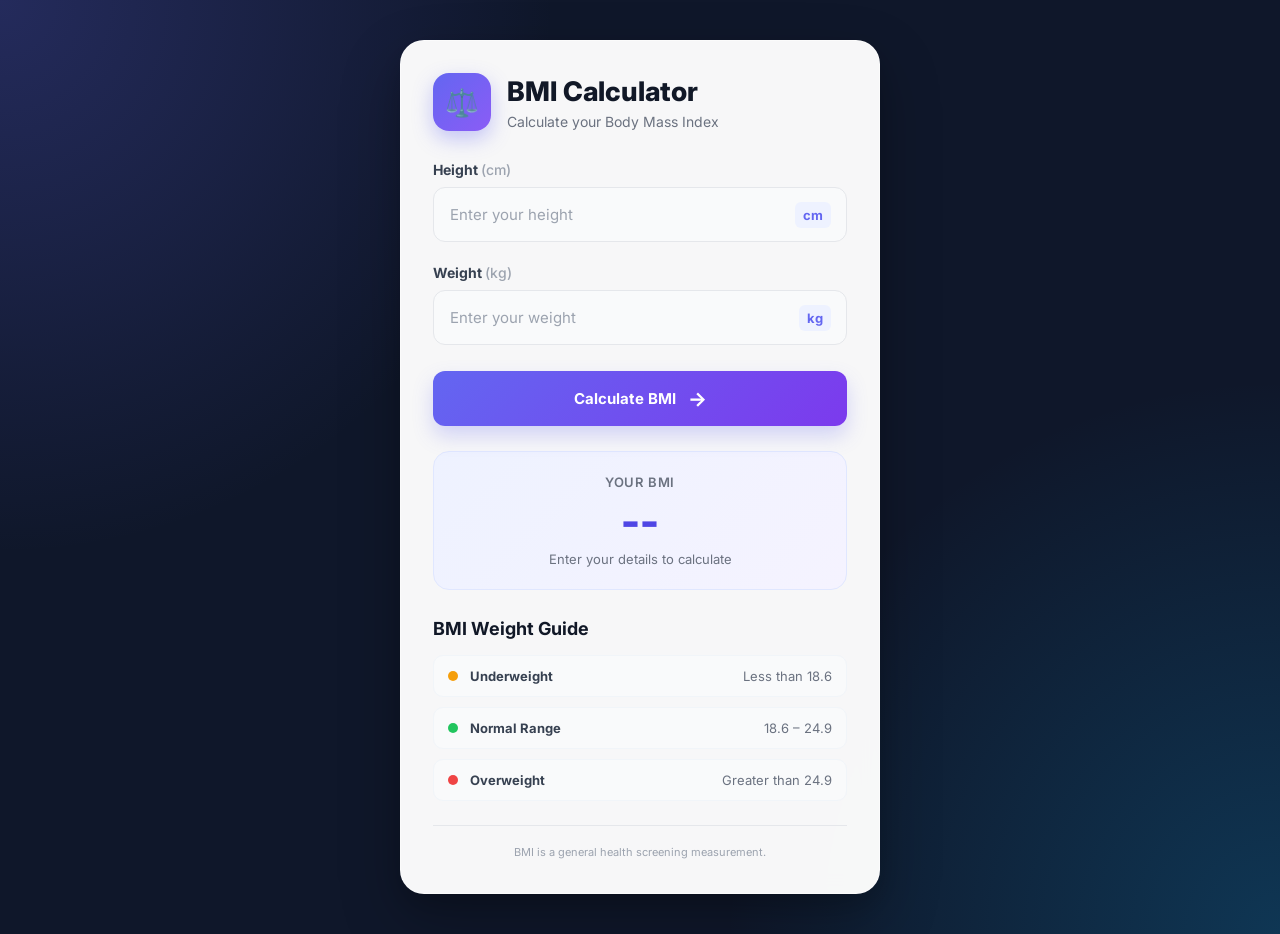
<file: BMICalculator/index.html>
<!DOCTYPE html>
<html lang="en">
<head>
    <meta charset="UTF-8">
    <meta name="viewport" content="width=device-width, initial-scale=1.0">

    <title>BMI Calculator</title>

    <!-- Google Font -->
    <link rel="preconnect" href="https://fonts.googleapis.com">
    <link rel="preconnect" href="https://fonts.gstatic.com" crossorigin>
    <link
        href="https://fonts.googleapis.com/css2?family=Inter:wght@400;500;600;700;800&display=swap"
        rel="stylesheet"
    >

    <!-- CSS -->
    <link rel="stylesheet" href="style.css">
    
</head>

<body>

    <main class="page-container">

        <section class="bmi-card">

            <!-- Header -->
            <div class="card-header">
                <div class="icon-box">⚖️</div>

                <div>
                    <h1>BMI Calculator</h1>
                    <p>Calculate your Body Mass Index</p>
                </div>
            </div>


            <!-- Calculator Form -->
            <div class="calculator-form">

                <!-- Height -->
                <div class="input-group">
                    <label for="height">
                        Height
                        <span>(cm)</span>
                    </label>

                    <div class="input-wrapper">
                        <input
                            type="number"
                            id="height"
                            placeholder="Enter your height"
                            min="1"
                        >
                        <span class="input-unit">cm</span>
                    </div>
                </div>


                <!-- Weight -->
                <div class="input-group">
                    <label for="weight">
                        Weight
                        <span>(kg)</span>
                    </label>

                    <div class="input-wrapper">
                        <input
                            type="number"
                            id="weight"
                            placeholder="Enter your weight"
                            min="1"
                        >
                        <span class="input-unit">kg</span>
                    </div>
                </div>


                <!-- Calculate Button -->
                <button class="calculate-btn" type="button">
                    <span>Calculate BMI</span>
                    <span class="arrow">→</span>
                </button>

            </div>


            <!-- Result -->
            <div class="result-box">
                <p class="result-label">Your BMI</p>

                <h2>--</h2>

                <p class="result-status">
                    Enter your details to calculate
                </p>
            </div>


            <!-- BMI Guide -->
            <div class="guide-section">

                <h3>BMI Weight Guide</h3>

                <div class="guide-list">

                    <div class="guide-item">
                        <span class="guide-dot underweight"></span>

                        <div>
                            <strong>Underweight</strong>
                            <span>Less than 18.6</span>
                        </div>
                    </div>


                    <div class="guide-item">
                        <span class="guide-dot normal"></span>

                        <div>
                            <strong>Normal Range</strong>
                            <span>18.6 – 24.9</span>
                        </div>
                    </div>


                    <div class="guide-item">
                        <span class="guide-dot overweight"></span>

                        <div>
                            <strong>Overweight</strong>
                            <span>Greater than 24.9</span>
                        </div>
                    </div>

                </div>

            </div>


            <!-- Footer -->
            <div class="card-footer">
                <p>
                    BMI is a general health screening measurement.
                </p>
            </div>

        </section>

    </main>

</body>
<script src="javascript.js"></script>
</html>
</file>
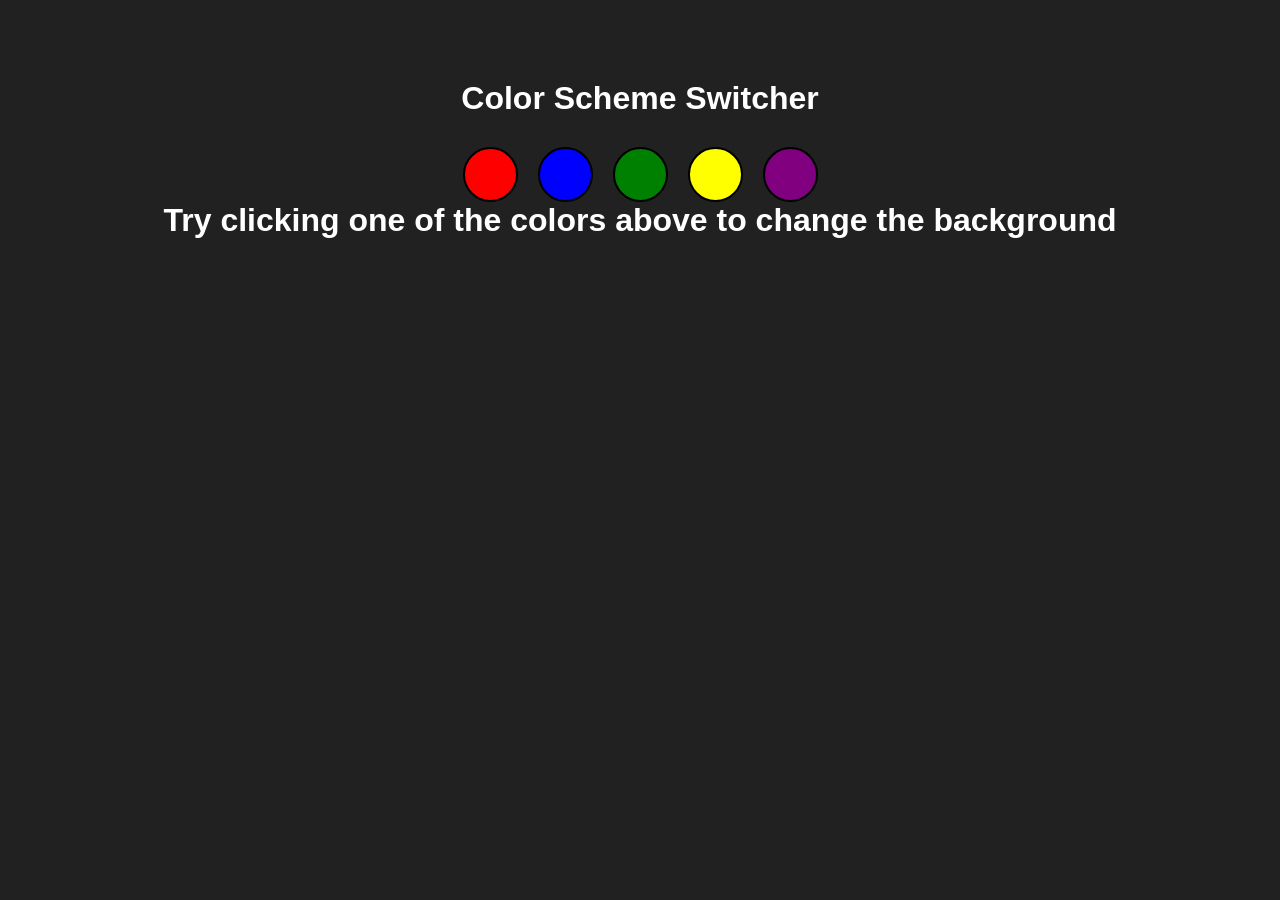
<file: ColorChanger/index.html>
<!DOCTYPE html>
<html lang="en">
<head>
    <meta charset="UTF-8">
    <meta name="viewport" content="width=device-width, initial-scale=1.0">

    <title>Color Scheme Switcher</title>

    <link rel="stylesheet" href="style.css">
</head>

<body style="background-color: #212121; color: #fff;">

    <div class="container">

        <h1>Color Scheme Switcher</h1>

        <div class="color-buttons">

            <button class="color-btn red" id="red"></button>

            <button class="color-btn blue" id="blue"></button>

            <button class="color-btn green" id="green"></button>

            <button class="color-btn yellow" id="yellow"></button>

            <button class="color-btn purple" id="purple"></button>


        </div>
        
            <p>
                <h1>Try clicking one of the colors above to change the background</h1>
            </p>
    </div>

    <script src="chaiaurcode.js"></script>

</body>
</html>
</file>
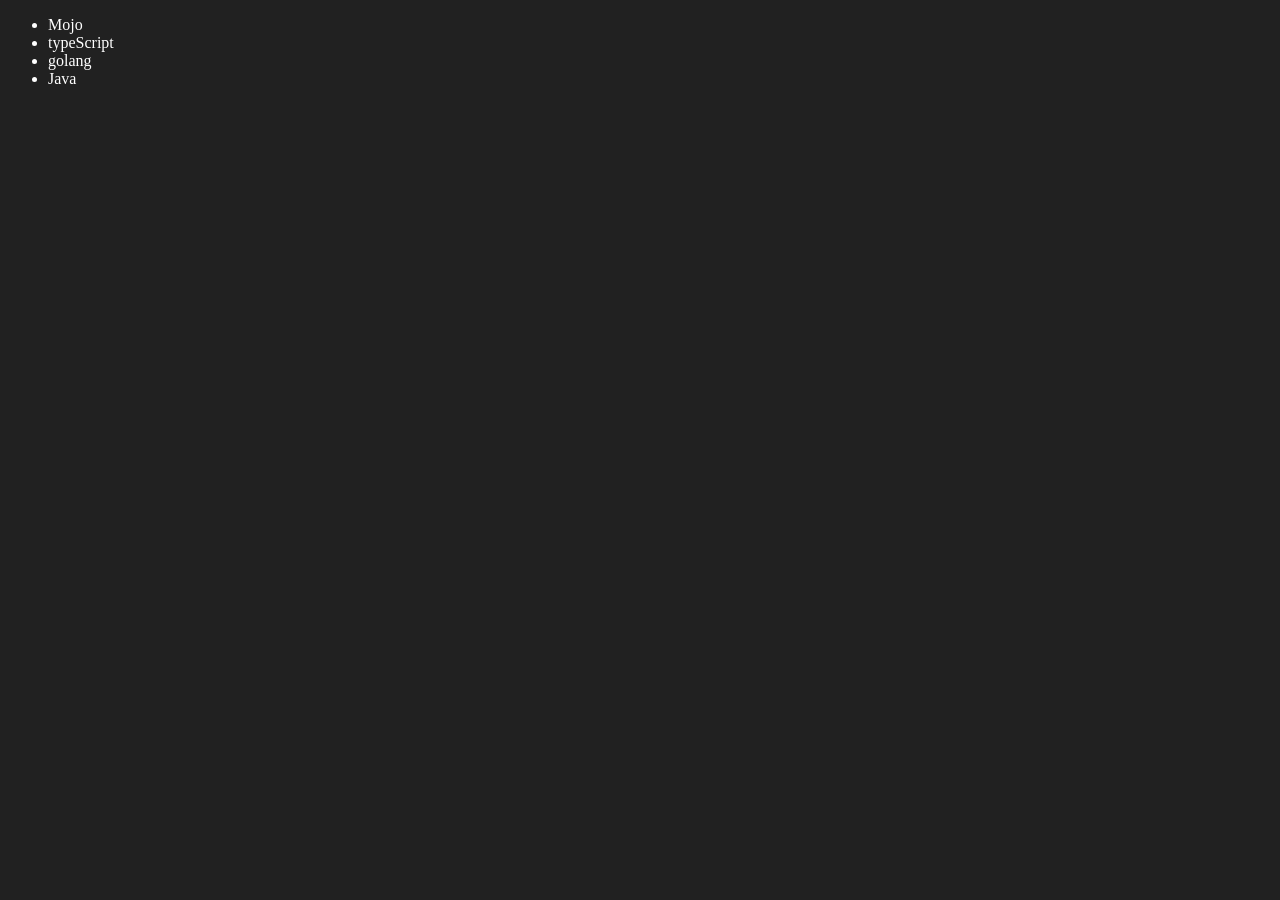
<file: 06_DOM/four.html>
<!DOCTYPE html>
<html lang="en">
<head>
    <meta charset="UTF-8">
    <meta name="viewport" content="width=device-width, initial-scale=1.0">
    <title>Chai aur Code </title>
</head>
<body style="background-color: #212121; color: #fff ;">
    <ul class="language">
        <li>JavaScript </li>
    </ul>
</body>
<script>
    function addLanguage(langName){
        const li =  document.createElement('li');
        li.innerHTML = `${langName}`
        document.querySelector('.language').appendChild(li)
    }
    addLanguage("python");
    addLanguage("typeScript")

    function addOptiLanguage(langName){
        const li = document.createElement('li');
        li.appendChild(document.createTextNode(langName))
        document.querySelector('.language').appendChild(li)
    }
    addOptiLanguage("golang")
    addOptiLanguage("Java")

    // Edit 

    const secondLang = document.querySelector("li:nth-child(2)")
    // secondLang.innerHTML = "Mojo"

    const newli = document.createElement('li')
    newli.textContent = "Mojo"
    secondLang.replaceWith(newli)

    // Edit 
    const firstLang = document.querySelector("li:first-child")
    firstLang.outerHTML = '<li>TypeScript</li>'

    // Remove
    const lastLang = document.querySelector("li:first-child")
    lastLang.remove();



    
</script>
</html>
</file>
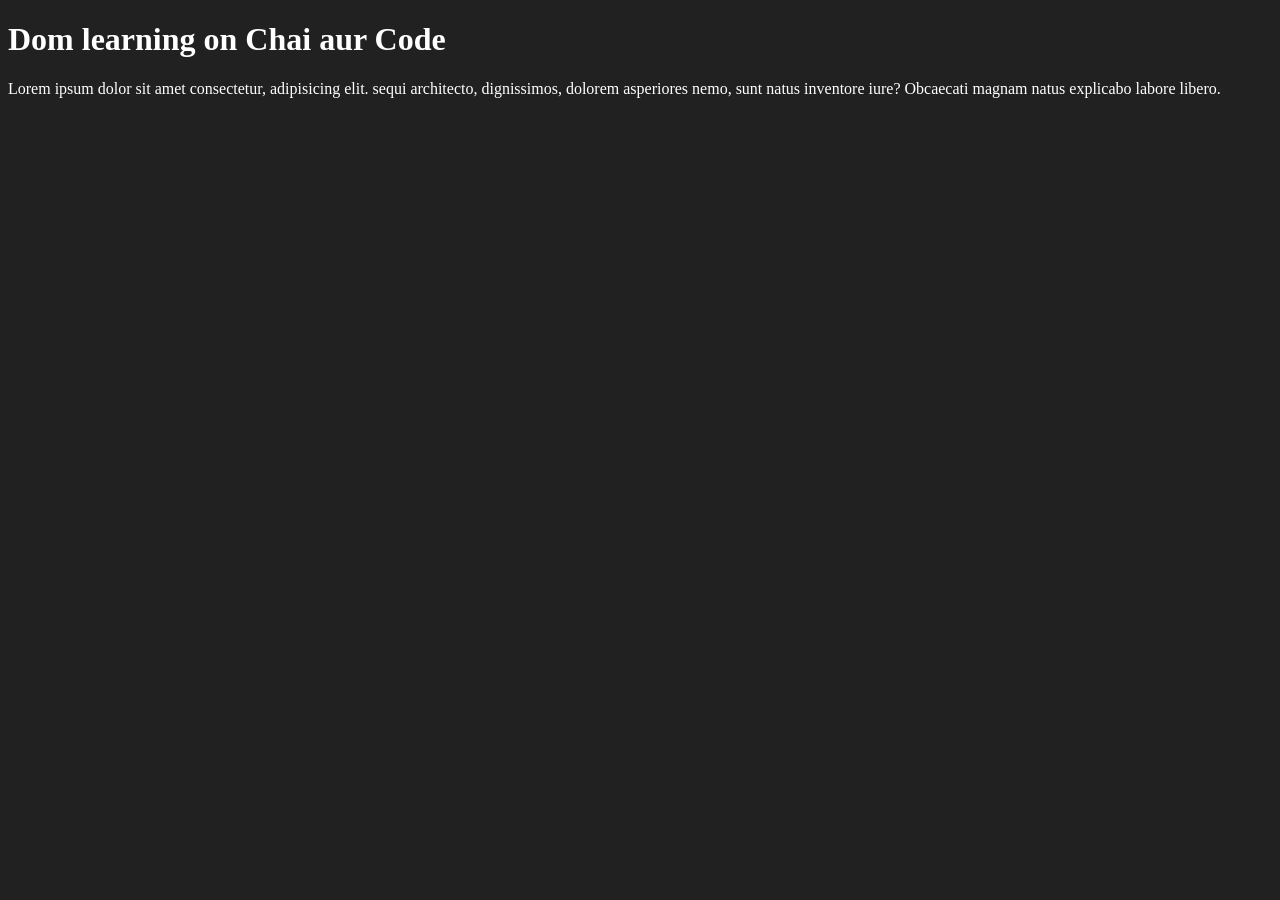
<file: 06_DOM/one.html>
<!DOCTYPE html>
<html lang="en">
<head>
    <meta charset="UTF-8">
    <meta name="viewport" content="width=device-width, initial-scale=1.0">
    <title>DOM Learning</title>
    <style>
        .bg-black{
            background-color: #212121;
            color: #fff;
        }
    </style>
</head>
<body class="bg-black">
    <div> 
        <h1 id="title" class="heading">Dom learning on Chai aur Code </h1>
        <p>Lorem ipsum dolor sit amet consectetur, adipisicing elit. sequi architecto, dignissimos, dolorem asperiores nemo, sunt natus inventore iure? Obcaecati magnam natus explicabo labore libero.</p>
    </div>
</body>
</html>
</file>
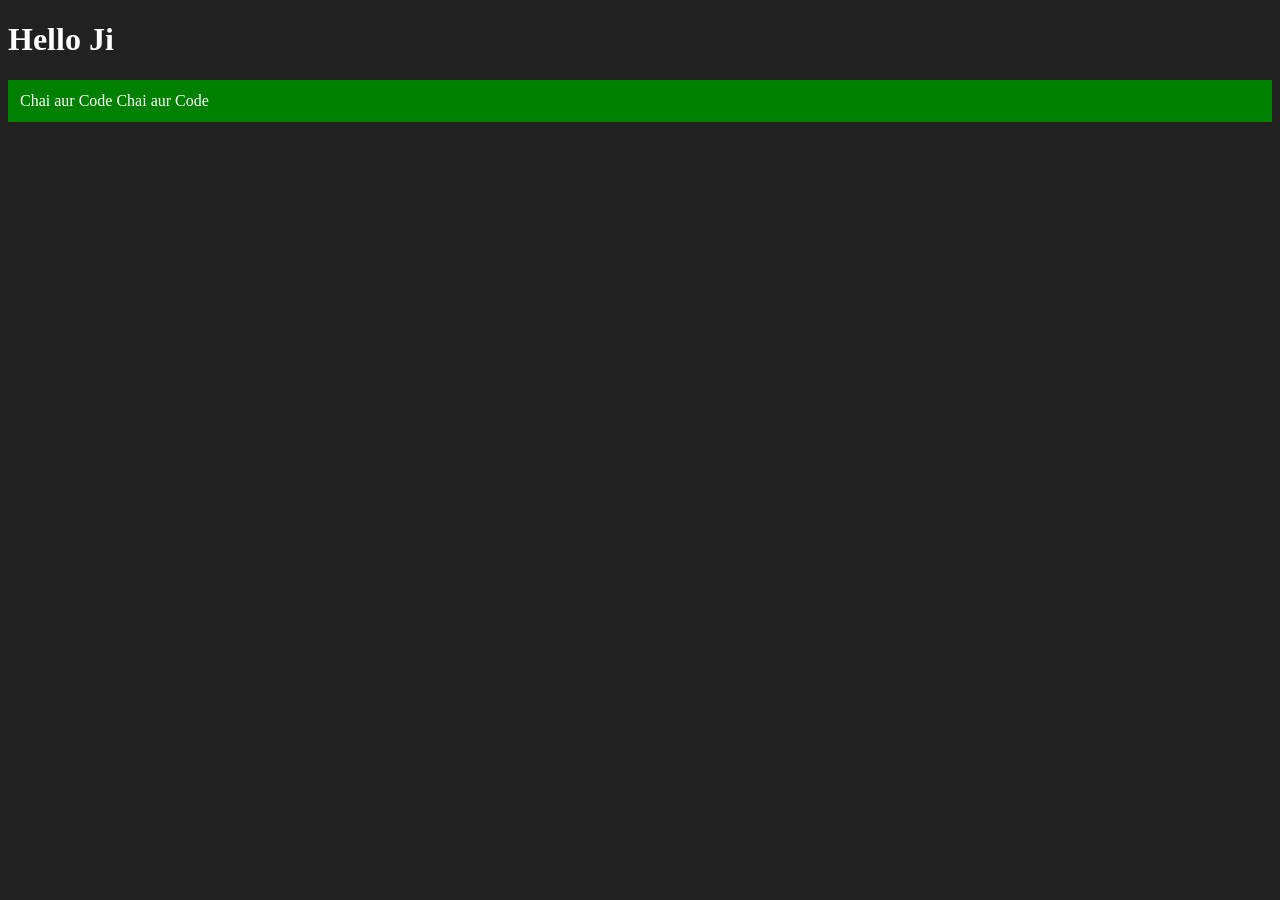
<file: 06_DOM/Three.html>
<!DOCTYPE html>
<html lang="en">
<head>
    <meta charset="UTF-8">
    <meta name="viewport" content="width=device-width, initial-scale=1.0">
    <title>Chai aur Code </title>
</head>
<body style="background-color: #212121; color: #fff;">
    <h1>Hello Ji</h1>
</body>

<script>
    const div = document.createElement('div')
    console.log(div)
    div.className = "main"
    div.id = Math.round(Math.random() * 10 + 1)
    div.setAttribute("title", "generated title")
    div.style.backgroundColor = "green"
    div.style.padding = "12px"
    div.style.border = "12 px"
    div.innerText = "Chai aur Code "
    const addText = document.createTextNode("Chai aur Code ")
    div.appendChild(addText)

    document.body.appendChild(div)

</script>
</html>
</file>
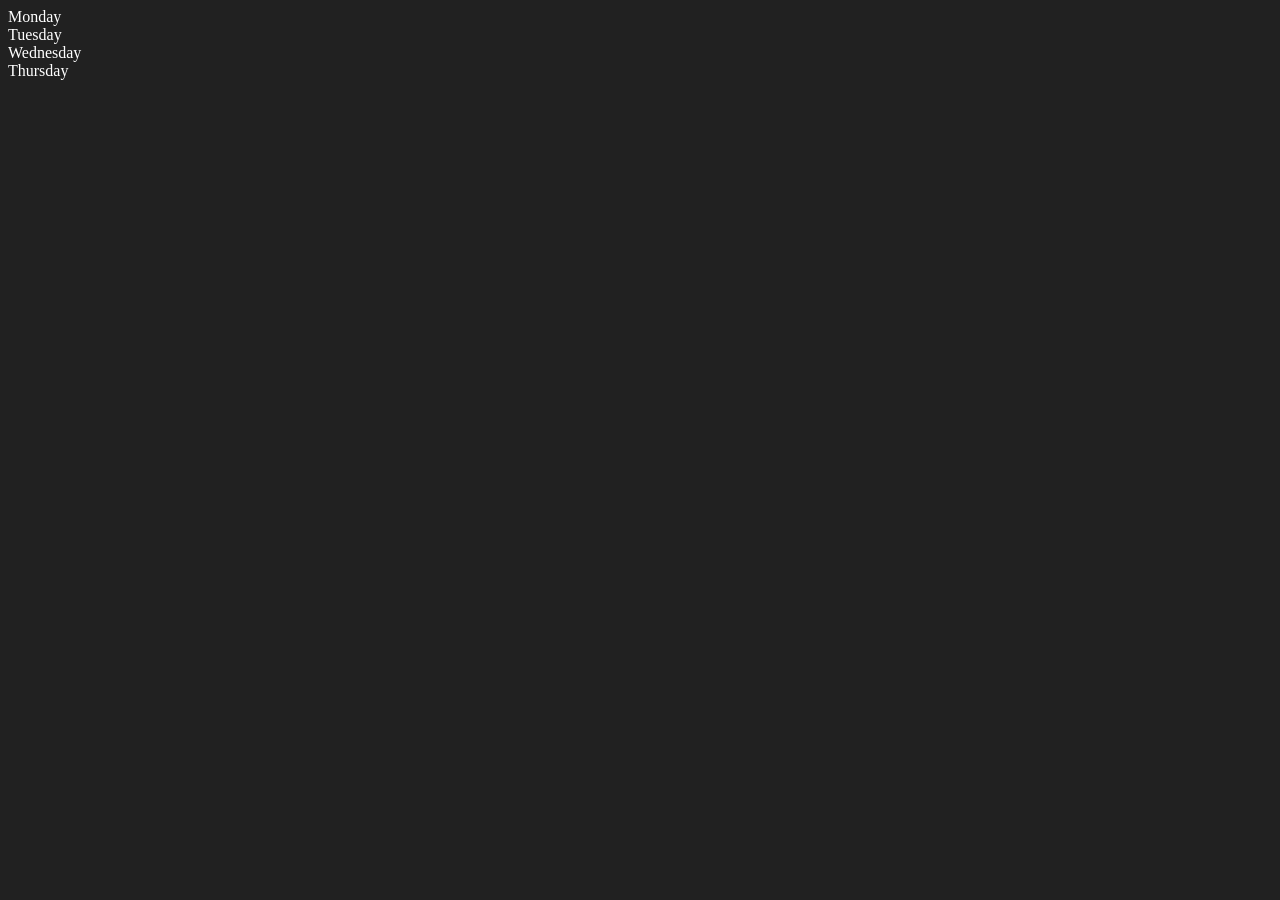
<file: 06_DOM/Two.html>
<!DOCTYPE html>
<html lang="en">
<head>
    <meta charset="UTF-8">
    <meta name="viewport" content="width=device-width, initial-scale=1.0">
    <title>DOM | Chai aur Code </title>
</head>
<body style="background-color: #212121; color: #ffff;">
    <div class="day">Monday</div>
    <div class="day">Tuesday</div>
    <div class="day">Wednesday</div>
    <div class="day">Thursday</div>
</body>
<script>
    const parent = document.querySelector('.parent')
    console.log(parent);
    console.log(parent.children);
    console.log(parent.children[1].innerHTML);

    for (let index = 0; index < parent.children.length; index++) {
        console.log(parent.children[index].innerHTML)        
    }

    parent.children[1].style.color = "orange"
    // console.log(parent.firstElementChild);
    // console.log(parent.lastElementChild);

    const dayOne = document.querySelector('.day')
    // console.log(dayOne)
    // console.log(dayOne.parentElement);
    // console.log(dayOne.nextElementSibling);

    console.log("Nodes : ", parent.childNodes);



</script>
</html>
</file>
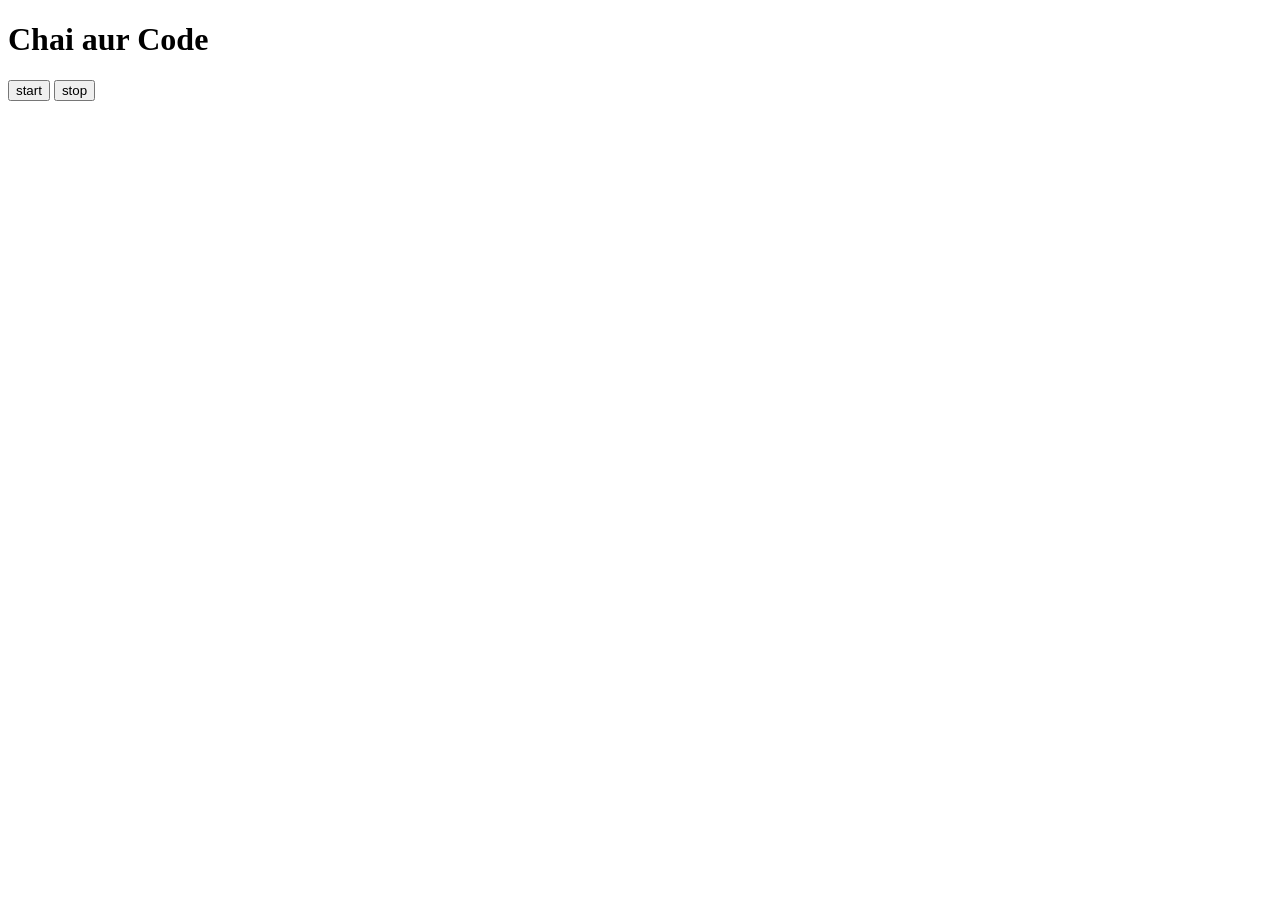
<file: 08_Event/three.html>
<!DOCTYPE html>
<html lang="en">
<head>
    <meta charset="UTF-8">
    <meta name="viewport" content="width=device-width, initial-scale=1.0">
    <title>Chai or Code </title>

    <body>
        <h1>Chai aur Code </h1>
        <button id="start">start</button>
        <button id="stop">stop</button>
    </body>

</head>
<body>
    <script>     
    
    const sayDate = function(str){
        console.log(str, Date.now());
        
    }
    const intervalId = setInterval(sayDate, 1000, "hi")

    clearInterval(intervalId)
        
    </script>
</body>
</html>
</file>
<file: BMICalculator/style.css>
/* ================================
   Global Reset
================================ */

* {
    margin: 0;
    padding: 0;
    box-sizing: border-box;
}


/* ================================
   Body
================================ */

body {
    font-family: "Inter", sans-serif;
    min-height: 100vh;

    background:
        radial-gradient(
            circle at top left,
            rgba(99, 102, 241, 0.25),
            transparent 35%
        ),
        radial-gradient(
            circle at bottom right,
            rgba(14, 165, 233, 0.22),
            transparent 35%
        ),
        #0f172a;

    color: #172033;
}


/* ================================
   Main Container
================================ */

.page-container {
    min-height: 100vh;

    display: flex;
    justify-content: center;
    align-items: center;

    padding: 40px 20px;
}


/* ================================
   BMI Card
================================ */

.bmi-card {
    width: 100%;
    max-width: 480px;

    background: rgba(255, 255, 255, 0.97);

    border: 1px solid rgba(255, 255, 255, 0.4);

    border-radius: 24px;

    padding: 32px;

    box-shadow:
        0 25px 60px rgba(0, 0, 0, 0.25),
        0 10px 25px rgba(0, 0, 0, 0.12);

    backdrop-filter: blur(10px);
}


/* ================================
   Header
================================ */

.card-header {
    display: flex;
    align-items: center;
    gap: 16px;

    margin-bottom: 30px;
}


.icon-box {
    width: 58px;
    height: 58px;

    display: flex;
    align-items: center;
    justify-content: center;

    border-radius: 16px;

    font-size: 27px;

    background: linear-gradient(
        135deg,
        #6366f1,
        #8b5cf6
    );

    box-shadow:
        0 8px 20px rgba(99, 102, 241, 0.35);
}


.card-header h1 {
    font-size: 27px;
    font-weight: 800;

    color: #111827;

    margin-bottom: 5px;
}


.card-header p {
    color: #6b7280;
    font-size: 14px;
}


/* ================================
   Form
================================ */

.calculator-form {
    display: flex;
    flex-direction: column;
    gap: 22px;
}


/* ================================
   Input Group
================================ */

.input-group {
    display: flex;
    flex-direction: column;
    gap: 9px;
}


.input-group label {
    font-size: 14px;
    font-weight: 700;

    color: #374151;
}


.input-group label span {
    color: #9ca3af;
    font-weight: 500;
}


/* ================================
   Input Wrapper
================================ */

.input-wrapper {
    position: relative;
}


.input-wrapper input {
    width: 100%;

    height: 55px;

    border: 1.5px solid #e5e7eb;

    border-radius: 12px;

    padding: 0 65px 0 16px;

    outline: none;

    font-size: 15px;
    font-family: inherit;

    color: #111827;

    background: #f9fafb;

    transition:
        border-color 0.25s ease,
        box-shadow 0.25s ease,
        background 0.25s ease;
}


.input-wrapper input::placeholder {
    color: #9ca3af;
}


.input-wrapper input:focus {
    background: #ffffff;

    border-color: #6366f1;

    box-shadow:
        0 0 0 4px rgba(99, 102, 241, 0.12);
}


/* Remove number arrows */

.input-wrapper input::-webkit-inner-spin-button,
.input-wrapper input::-webkit-outer-spin-button {
    -webkit-appearance: none;
    margin: 0;
}


/* ================================
   Input Unit
================================ */

.input-unit {
    position: absolute;

    right: 16px;
    top: 50%;

    transform: translateY(-50%);

    color: #6366f1;

    font-size: 13px;
    font-weight: 700;

    background: #eef2ff;

    padding: 5px 8px;

    border-radius: 6px;
}


/* ================================
   Calculate Button
================================ */

.calculate-btn {
    width: 100%;
    height: 55px;

    border: none;
    border-radius: 12px;

    background: linear-gradient(
        135deg,
        #6366f1,
        #7c3aed
    );

    color: #ffffff;

    font-family: inherit;
    font-size: 15px;
    font-weight: 700;

    cursor: pointer;

    display: flex;
    align-items: center;
    justify-content: center;

    gap: 12px;

    margin-top: 4px;

    box-shadow:
        0 10px 20px rgba(99, 102, 241, 0.25);

    transition:
        transform 0.2s ease,
        box-shadow 0.2s ease;
}


.calculate-btn:hover {
    transform: translateY(-2px);

    box-shadow:
        0 14px 28px rgba(99, 102, 241, 0.35);
}


.calculate-btn:active {
    transform: translateY(0);
}


.arrow {
    font-size: 20px;

    transition: transform 0.2s ease;
}


.calculate-btn:hover .arrow {
    transform: translateX(4px);
}


/* ================================
   Result Box
================================ */

.result-box {
    margin-top: 25px;

    padding: 22px;

    text-align: center;

    border-radius: 16px;

    background:
        linear-gradient(
            135deg,
            #eef2ff,
            #f5f3ff
        );

    border: 1px solid #e0e7ff;
}


.result-label {
    color: #6b7280;

    font-size: 13px;
    font-weight: 600;

    text-transform: uppercase;

    letter-spacing: 0.8px;
}


.result-box h2 {
    font-size: 42px;

    margin: 5px 0;

    font-weight: 800;

    color: #4f46e5;
}


.result-status {
    color: #6b7280;

    font-size: 13px;
}


/* ================================
   BMI Guide
================================ */

.guide-section {
    margin-top: 28px;
}


.guide-section h3 {
    font-size: 18px;

    color: #111827;

    margin-bottom: 16px;
}


/* ================================
   Guide List
================================ */

.guide-list {
    display: flex;
    flex-direction: column;

    gap: 10px;
}


.guide-item {
    display: flex;
    align-items: center;

    gap: 12px;

    padding: 12px 14px;

    border-radius: 10px;

    background: #f9fafb;

    border: 1px solid #f1f5f9;
}


.guide-dot {
    width: 10px;
    height: 10px;

    border-radius: 50%;

    flex-shrink: 0;
}


.underweight {
    background: #f59e0b;
}


.normal {
    background: #22c55e;
}


.overweight {
    background: #ef4444;
}


.guide-item div {
    display: flex;
    justify-content: space-between;

    width: 100%;

    gap: 15px;
}


.guide-item strong {
    font-size: 13px;

    color: #374151;
}


.guide-item span:last-child {
    font-size: 13px;

    color: #6b7280;
}


/* ================================
   Footer
================================ */

.card-footer {
    margin-top: 24px;

    padding-top: 18px;

    border-top: 1px solid #e5e7eb;

    text-align: center;
}


.card-footer p {
    color: #9ca3af;

    font-size: 11px;

    line-height: 1.5;
}


/* ================================
   Responsive Design
================================ */

@media (max-width: 520px) {

    .page-container {
        padding: 20px 14px;
    }


    .bmi-card {
        padding: 24px 20px;

        border-radius: 20px;
    }


    .card-header h1 {
        font-size: 23px;
    }


    .icon-box {
        width: 50px;
        height: 50px;

        font-size: 23px;
    }


    .guide-item div {
        flex-direction: column;

        gap: 3px;
    }

}
</file>
<file: ColorChanger/style.css>
* {
    margin: 0;
    padding: 0;
    box-sizing: border-box;
}

body {
    font-family: Arial, sans-serif;
    transition: background-color 0.4s ease;
}

.container {
    text-align: center;
    padding-top: 80px;
}

h1 {
    margin-bottom: 15px;
}

p {
    font-size: 18px;
}

.color-buttons {
    display: flex;
    justify-content: center;
    gap: 20px;
    margin-top: 30px;
}

.color-btn {
    width: 55px;
    height: 55px;
    border: 2px solid black;
    border-radius: 50%;
    cursor: pointer;
}

.red {
    background-color: red;
}

.blue {
    background-color: blue;
}

.green {
    background-color: green;
}

.yellow {
    background-color: yellow;
}

.purple{
    background-color: purple;
}

.color-btn:hover {
    transform: scale(1.1);
}
</file>
